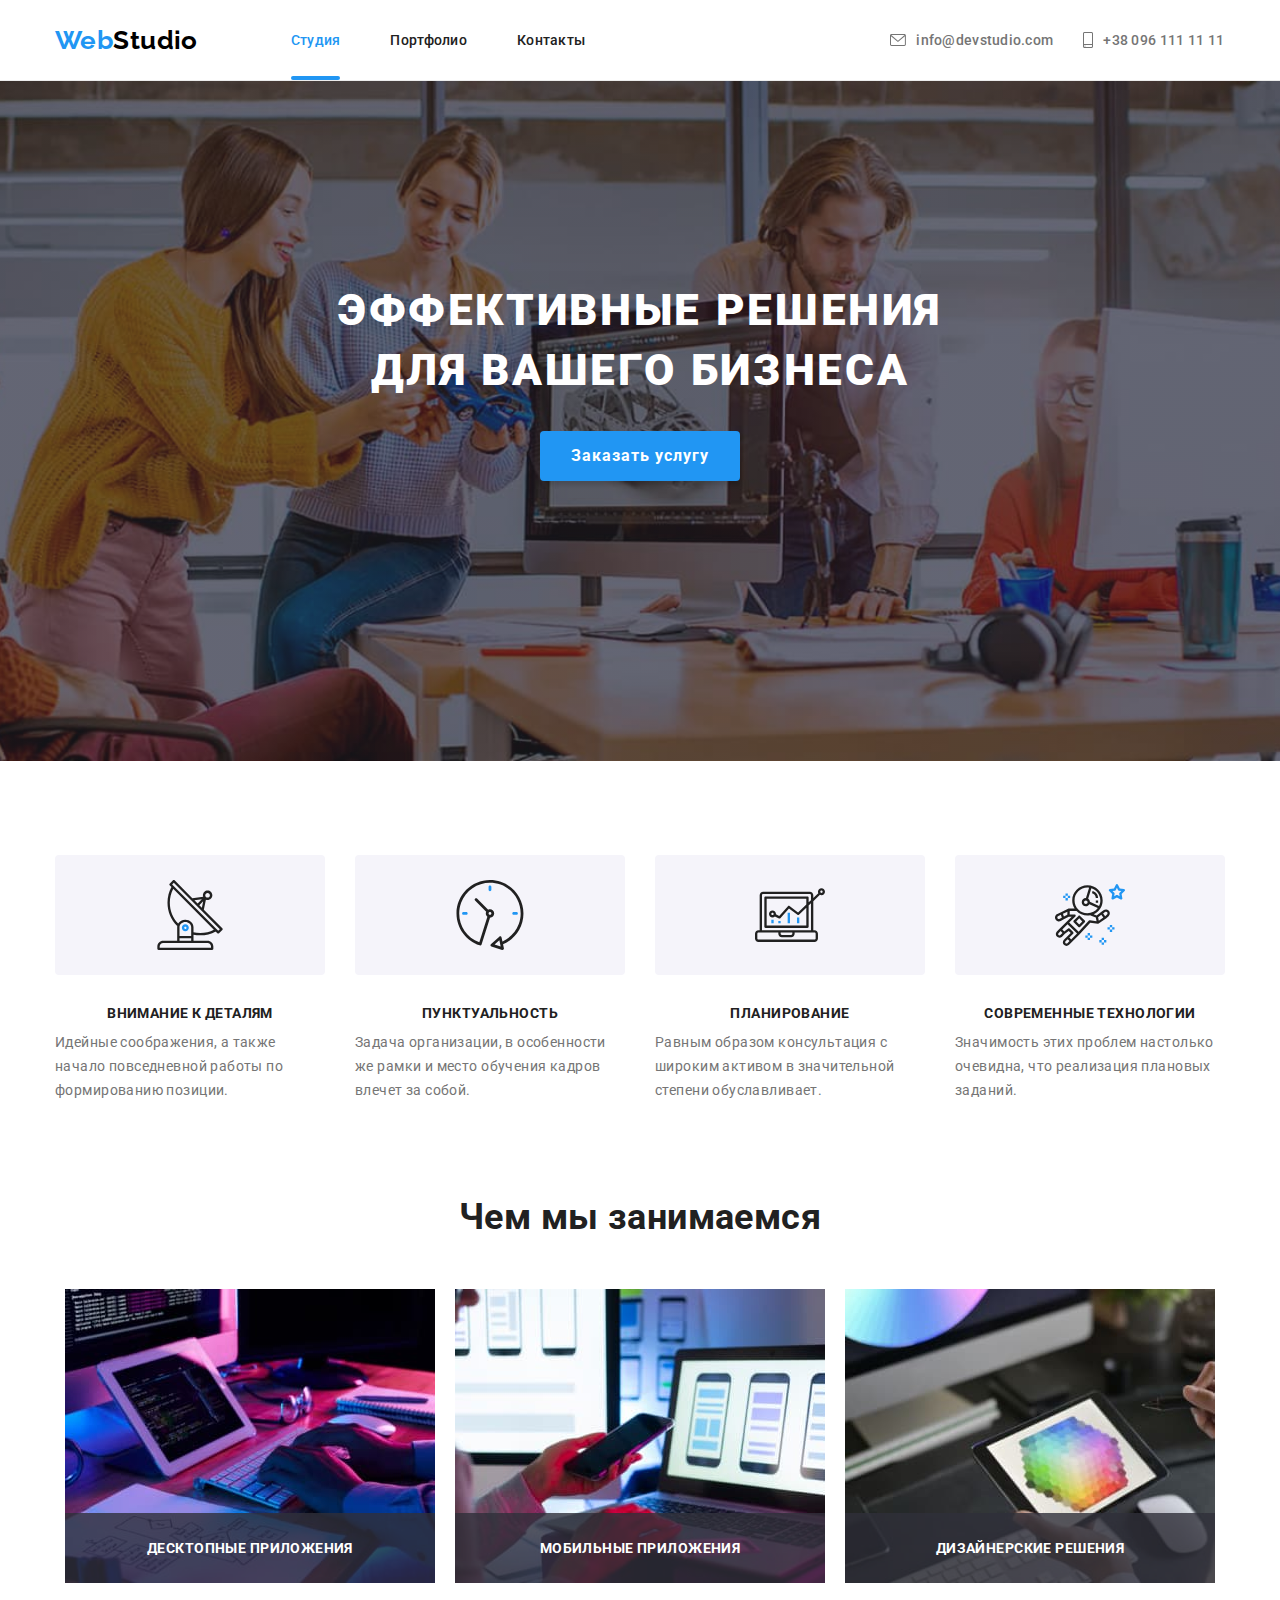
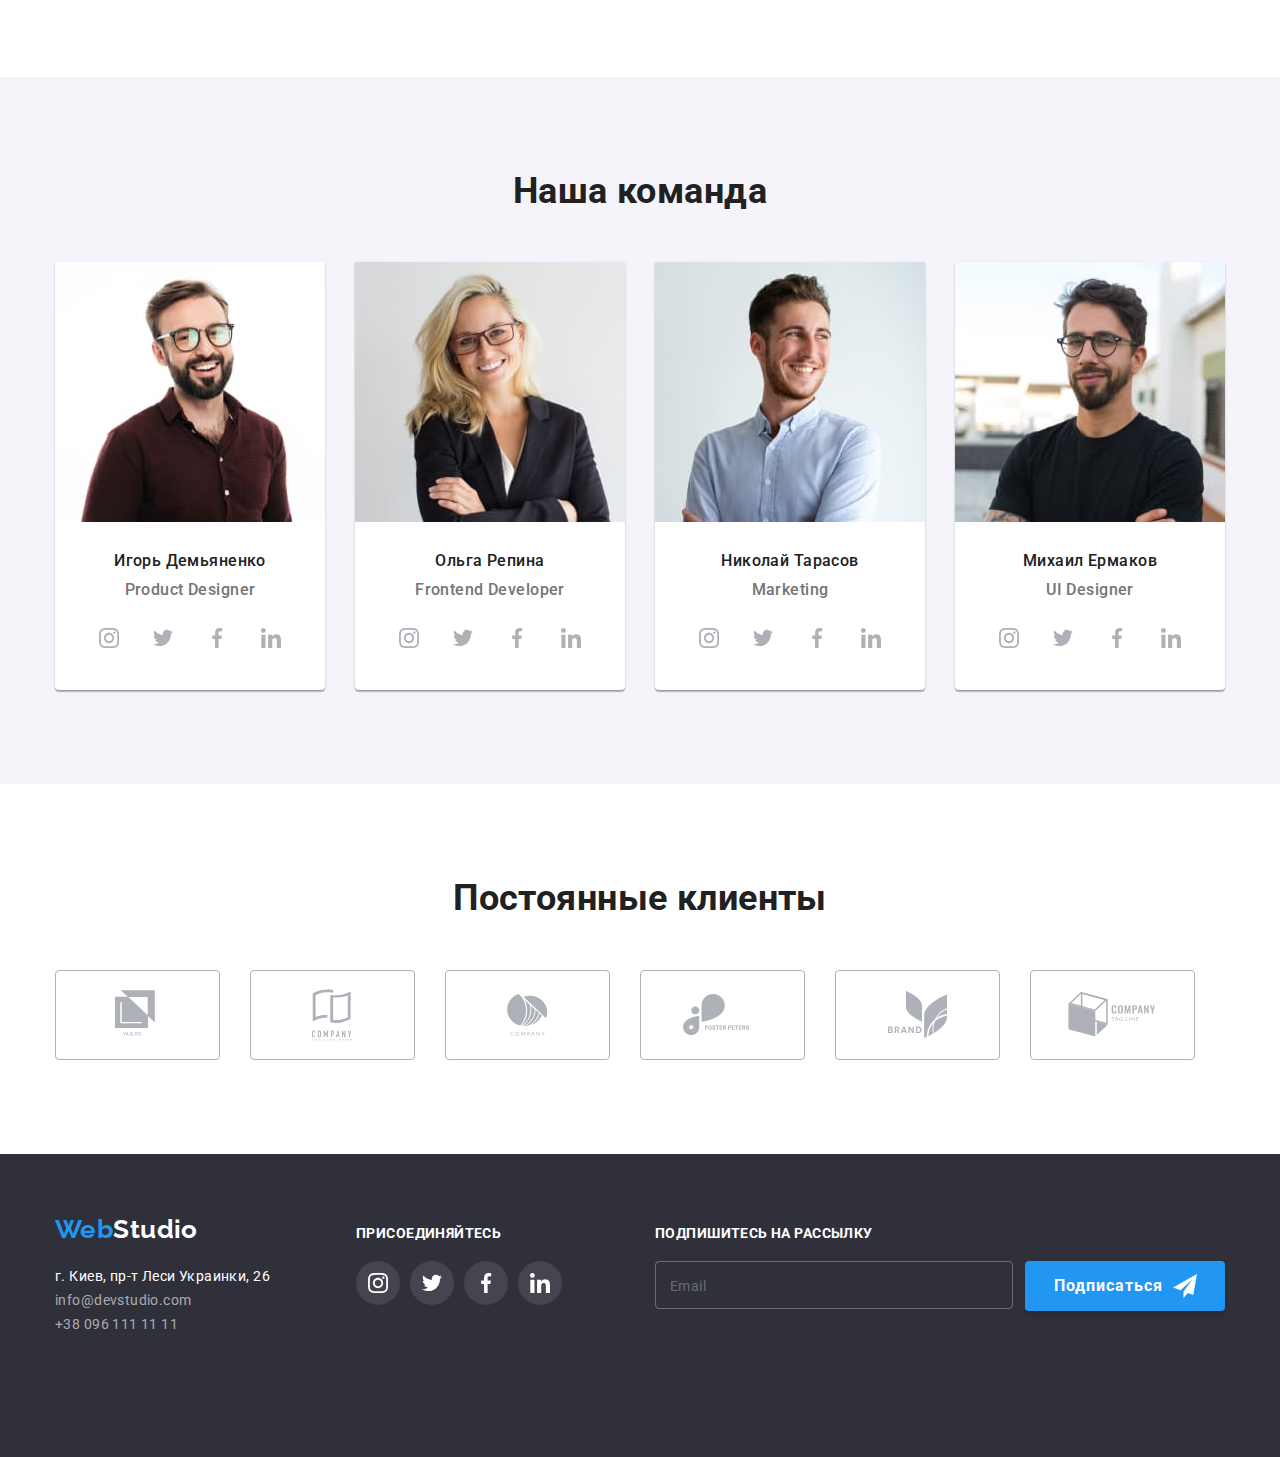
<file: index.html>
<!DOCTYPE html>
<html lang="ru">
  <head>
    <meta charset="UTF-8" />
    <meta name="viewport" content="width=device-width, initial-scale=1.0" />
    <link rel="preconnect" href="https://fonts.gstatic.com" />
    <link
      href="https://fonts.googleapis.com/css2?family=Raleway:wght@700&family=Roboto:wght@400;500;700&display=swap"
      rel="stylesheet"
    />
    <link
      rel="stylesheet"
      href="https://cdnjs.cloudflare.com/ajax/libs/modern-normalize/1.0.0/modern-normalize.min.css"
    />
    <link rel="stylesheet" href="./css/main.min.css" />
    <title>Cтудия</title>
  </head>

  <body>
    <header class="page-header">
      <div class="container">
        <a class="logo" href=" ./index.html" aria-label="логотип сайта">
          <span class="accent">Web</span>Studio
        </a>
        <button
          type="button"
          class="menu-button is-open"
          aria-controls="menu-container"
          data-menu-button
        >
          <svg width="40" height="40">
            <use class="icon-cross" href="./images/sprite.svg#icon-menu"></use>
            <use class="icon-menu" href="./images/sprite.svg#icon-cross"></use>
          </svg>
        </button>
        <div class="menu-container" id="menu-container" data-menu>
          <nav class="navigation">
            <ul class="site-nav list">
              <li class="item">
                <a class="link current" href="./index.html">Студия</a>
              </li>
              <li class="item">
                <a class="link" href="./portfolio.html">Портфолио</a>
              </li>
              <li class="item">
                <a class="link" href="#contacts">Контакты</a>
              </li>
            </ul>
          </nav>
          <address class="contacts">
            <ul class="contacts-list list">
              <li class="item">
                <a class="link mail" href="mailto:info@devstudio.com">
                  <svg class="address-icon-mail">
                    <use href="./images/sprite.svg#mail"></use>
                  </svg>
                  info@devstudio.com
                </a>
              </li>

              <li class="item">
                <a class="link" href="tel:+380961111111">
                  <svg class="address-icon-mobile">
                    <use href="./images/sprite.svg#smartphone"></use>
                  </svg>
                  +38 096 111 11 11</a
                >
              </li>
            </ul>

            <ul class="socials-header list">
              <li class="item"><a class="link" href="">Instagram</a></li>
              <li class="item"><a class="link" href="">Twitter</a></li>
              <li class="item"><a class="link" href="">Facebook</a></li>
              <li class="item"><a class="link" href="">LinkedIn</a></li>
            </ul>
          </address>
        </div>
      </div>
    </header>
    <main>
      <!--Hero-->
      <section class="hero">
        <div class="hero-box">
          <h1 class="title">Эффективные решения для вашего бизнеса</h1>
          <button class="button" type="button" data-modal-open>
            Заказать услугу
          </button>
        </div>
      </section>
      <!--advantages-->
      <section class="advantages-section section">
        <div class="container">
          <h2 class="section-title visually-hidden">Преимущества</h2>

          <ul class="advantages-list list">
            <li class="item">
              <div class="advantages-icon">
                <svg class="icon" width="70" height="70">
                  <use href="./images/sprite.svg#antenna"></use>
                </svg>
              </div>
              <h3 class="title">Внимание к деталям</h3>
              <p class="text">
                Идейные соображения, а также начало повседневной работы по
                формированию позиции.
              </p>
            </li>
            <li class="item">
              <div class="advantages-icon">
                <svg class="icon" width="70" height="70">
                  <use href="./images/sprite.svg#clock"></use>
                </svg>
              </div>
              <h3 class="title">Пунктуальность</h3>
              <p class="text">
                Задача организации, в особенности же рамки и место обучения
                кадров влечет за собой.
              </p>
            </li>
            <li class="item">
              <div class="advantages-icon">
                <svg class="icon" width="70" height="70">
                  <use href="./images/sprite.svg#diagram"></use>
                </svg>
              </div>
              <h3 class="title">Планирование</h3>
              <p class="text">
                Равным образом консультация с широким активом в значительной
                степени обуславливает.
              </p>
            </li>
            <li class="item">
              <div class="advantages-icon">
                <svg class="icon" width="70" height="70">
                  <use href="./images/sprite.svg#astronaut"></use>
                </svg>
              </div>
              <h3 class="title">Современные технологии</h3>
              <p class="text">
                Значимость этих проблем настолько очевидна, что реализация
                плановых заданий.
              </p>
            </li>
          </ul>
        </div>
      </section>
      <!--about-->
      <section class="about-section section">
        <div class="container">
          <h2 class="section-title">Чем мы занимаемся</h2>
          <ul class="work-list list">
            <li class="item">
              <a href="#">
                <img
                  alt="написание кода"
                  src="./images/work/about1.jpg"
                  srcset="./images/work/about1@2x.jpg 2x"
                  width="370px"
                />
              </a>
              <div class="work-overlay">
                <p>Десктопные приложения</p>
              </div>
            </li>
            <li class="item">
              <a href="#">
                <img
                  alt="написание кода"
                  src="./images/work/about2.jpg"
                  srcset="./images/work/about2@2x.jpg 2x"
                  width="370px"
                />
              </a>
              <div class="work-overlay">
                <p>Мобильные приложения</p>
              </div>
            </li>
            <li class="item">
              <a href="#">
                <img
                  alt="написание кода"
                  src="./images/work/about3.jpg"
                  srcset="./images/work/about3@2x.jpg 2x"
                  width="370px"
                />
              </a>
              <div class="work-overlay">
                <p>Дизайнерские решения</p>
              </div>
            </li>
          </ul>
        </div>
      </section>
      <!--team-->
      <section class="team-section section">
        <div class="container">
          <h2 class="section-title">Наша команда</h2>
          <ul class="team-list list">
            <li class="item">
              <picture class="photo">
                <source
                  media="(min-width: 1200px)"
                  srcset="
                    ./images/team/person1-desktop.jpg    1x,
                    ./images/team/person1-desktop@2x.jpg 2x
                  "
                />
                <source
                  media="(min-width: 768px)"
                  srcset="
                    ./images/team/person1-tablet.jpg    1x,
                    ./images/team/person1-tablet@2x.jpg 2x
                  "
                />
                <source
                  media="(min-width: 320px)"
                  srcset="
                    ./images/team/person1-mobile.jpg    1x,
                    ./images/team/person1-mobile@2x.jpg 2x
                  "
                />
                <img
                  src="./images/team/person1-desktop.jpg"
                  alt="мужчина продакт дизайнер"
                />
              </picture>
              <div class="team-info">
                <h3 class="title">Игорь Демьяненко</h3>
                <p class="text">Product Designer</p>
                <ul class="socials-list list">
                  <li class="socials-item">
                    <a class="socials-link" href="">
                      <svg class="socials-icon" width="20" height="20">
                        <use href="./images/sprite.svg#instagram"></use>
                      </svg>
                    </a>
                  </li>
                  <li class="socials-item">
                    <a class="socials-link" href="">
                      <svg class="socials-icon" width="20" height="20">
                        <use href="./images/sprite.svg#twitter"></use>
                      </svg>
                    </a>
                  </li>
                  <li class="socials-item">
                    <a class="socials-link" href="">
                      <svg class="socials-icon" width="20" height="20">
                        <use href="./images/sprite.svg#facebook"></use>
                      </svg>
                    </a>
                  </li>
                  <li class="socials-item">
                    <a class="socials-link" href="">
                      <svg class="socials-icon" width="20" height="20">
                        <use href="./images/sprite.svg#linkedin"></use>
                      </svg>
                    </a>
                  </li>
                </ul>
              </div>
            </li>
            <li class="item">
              <picture class="photo">
                <source
                  media="(min-width: 1200px)"
                  srcset="
                    ./images/team/person2-desktop.jpg    1x,
                    ./images/team/person2-desktop@2x.jpg 2x
                  "
                />
                <source
                  media="(min-width: 768px)"
                  srcset="
                    ./images/team/person2-tablet.jpg    1x,
                    ./images/team/person2-tablet@2x.jpg 2x
                  "
                />
                <source
                  media="(min-width: 320px)"
                  srcset="
                    ./images/team/person2-mobile.jpg    1x,
                    ./images/team/person2-mobile@2x.jpg 2x
                  "
                />
                <img
                  src="./images/team/person2-desktop.jpg"
                  alt="мужчина продакт дизайнер"
                />
              </picture>
              <div class="team-info">
                <h3 class="title">Ольга Репина</h3>
                <p class="text">Frontend Developer</p>
                <ul class="socials-list list">
                  <li class="socials-item">
                    <a class="socials-link" href="">
                      <svg class="socials-icon" width="20" height="20">
                        <use href="./images/sprite.svg#instagram"></use>
                      </svg>
                    </a>
                  </li>
                  <li class="socials-item">
                    <a class="socials-link" href="">
                      <svg class="socials-icon" width="20" height="20">
                        <use href="./images/sprite.svg#twitter"></use>
                      </svg>
                    </a>
                  </li>
                  <li class="socials-item">
                    <a class="socials-link" href="">
                      <svg class="socials-icon" width="20" height="20">
                        <use href="./images/sprite.svg#facebook"></use>
                      </svg>
                    </a>
                  </li>
                  <li class="socials-item">
                    <a class="socials-link" href="">
                      <svg class="socials-icon" width="20" height="20">
                        <use href="./images/sprite.svg#linkedin"></use>
                      </svg>
                    </a>
                  </li>
                </ul>
              </div>
            </li>
            <li class="item">
              <picture class="photo">
                <source
                  media="(min-width: 1200px)"
                  srcset="
                    ./images/team/person3-desktop.jpg    1x,
                    ./images/team/person3-desktop@2x.jpg 2x
                  "
                />
                <source
                  media="(min-width: 768px)"
                  srcset="
                    ./images/team/person3-tablet.jpg    1x,
                    ./images/team/person3-tablet@2x.jpg 2x
                  "
                />
                <source
                  media="(min-width: 320px)"
                  srcset="
                    ./images/team/person3-mobile.jpg    1x,
                    ./images/team/person3-mobile@2x.jpg 2x
                  "
                />
                <img
                  src="./images/team/person3-desktop.jpg"
                  alt="мужчина продакт дизайнер"
                />
              </picture>
              <div class="team-info">
                <h3 class="title">Николай Тарасов</h3>
                <p class="text">Marketing</p>
                <ul class="socials-list list">
                  <li class="socials-item">
                    <a class="socials-link" href="">
                      <svg class="socials-icon" width="20" height="20">
                        <use href="./images/sprite.svg#instagram"></use>
                      </svg>
                    </a>
                  </li>
                  <li class="socials-item">
                    <a class="socials-link" href="">
                      <svg class="socials-icon" width="20" height="20">
                        <use href="./images/sprite.svg#twitter"></use>
                      </svg>
                    </a>
                  </li>
                  <li class="socials-item">
                    <a class="socials-link" href="">
                      <svg class="socials-icon" width="20" height="20">
                        <use href="./images/sprite.svg#facebook"></use>
                      </svg>
                    </a>
                  </li>
                  <li class="socials-item">
                    <a class="socials-link" href="">
                      <svg class="socials-icon" width="20" height="20">
                        <use href="./images/sprite.svg#linkedin"></use>
                      </svg>
                    </a>
                  </li>
                </ul>
              </div>
            </li>
            <li class="item">
              <picture class="photo">
                <source
                  media="(min-width: 1200px)"
                  srcset="
                    ./images/team/person4-desktop.jpg    1x,
                    ./images/team/person4-desktop@2x.jpg 2x
                  "
                />
                <source
                  media="(min-width: 768px)"
                  srcset="
                    ./images/team/person4-tablet.jpg    1x,
                    ./images/team/person4-tablet@2x.jpg 2x
                  "
                />
                <source
                  media="(min-width: 320px)"
                  srcset="
                    ./images/team/person4-mobile.jpg    1x,
                    ./images/team/person4-mobile@2x.jpg 2x
                  "
                />
                <img
                  src="./images/team/person4-desktop.jpg"
                  alt="мужчина продакт дизайнер"
                />
              </picture>
              <div class="team-info">
                <h3 class="title">Михаил Ермаков</h3>
                <p class="text">UI Designer</p>
                <ul class="socials-list list">
                  <li class="socials-item">
                    <a class="socials-link" href="">
                      <svg class="socials-icon" width="20" height="20">
                        <use href="./images/sprite.svg#instagram"></use>
                      </svg>
                    </a>
                  </li>
                  <li class="socials-item">
                    <a class="socials-link" href="">
                      <svg class="socials-icon" width="20" height="20">
                        <use href="./images/sprite.svg#twitter"></use>
                      </svg>
                    </a>
                  </li>
                  <li class="socials-item">
                    <a class="socials-link" href="">
                      <svg class="socials-icon" width="20" height="20">
                        <use href="./images/sprite.svg#facebook"></use>
                      </svg>
                    </a>
                  </li>
                  <li class="socials-item">
                    <a class="socials-link" href="">
                      <svg class="socials-icon" width="20" height="20">
                        <use href="./images/sprite.svg#linkedin"></use>
                      </svg>
                    </a>
                  </li>
                </ul>
              </div>
            </li>
          </ul>
        </div>
      </section>

      <section class="clients-section section">
        <div class="container">
          <h2 class="section-title">Постоянные клиенты</h2>
          <ul class="clients-list list">
            <li class="clients-item">
              <a class="clients-link" href="">
                <svg class="clients-icon" width="44" height="49">
                  <use href="./images/sprite.svg#client-one"></use>
                </svg>
              </a>
            </li>
            <li class="clients-item">
              <a class="clients-link" href="">
                <svg class="clients-icon" width="40" height="52">
                  <use href="./images/sprite.svg#client-two"></use>
                </svg>
              </a>
            </li>
            <li class="clients-item">
              <a class="clients-link" href="">
                <svg class="clients-icon" width="41" height="42">
                  <use href="./images/sprite.svg#client-three"></use>
                </svg>
              </a>
            </li>
            <li class="clients-item">
              <a class="clients-link" href="">
                <svg class="clients-icon" width="79" height="42">
                  <use href="./images/sprite.svg#client-four"></use>
                </svg>
              </a>
            </li>
            <li class="clients-item">
              <a class="clients-link" href="">
                <svg class="clients-icon" width="59" height="47">
                  <use href="./images/sprite.svg#client-five"></use>
                </svg>
              </a>
            </li>
            <li class="clients-item">
              <a class="clients-link" href="">
                <svg class="clients-icon" width="88" height="45">
                  <use href="./images/sprite.svg#client-six"></use>
                </svg>
              </a>
            </li>
          </ul>
        </div>
      </section>
    </main>
    <!--footer-->
    <footer class="page-footer">
      <div class="container footer-container">
        <div class="footer-box">
          <a
            class="logo logo-footer"
            href="./index.html"
            aria-label="логотип сайта"
          >
            <span class="accent">Web</span>Studio
          </a>
          <address id="contacts">
            <ul class="contacts-list-footer list">
              <li class="item">
                <a class="link mail" href="./index.html" target="blank"
                  >г. Киев, пр-т Леси Украинки, 26</a
                >
              </li>
              <li class="item">
                <a class="link" href="mailto:info@devstudio.com"
                  >info@devstudio.com</a
                >
              </li>
              <li class="item">
                <a class="link" href="tel:+380961111111">+38 096 111 11 11</a>
              </li>
            </ul>
          </address>
        </div>
        <div class="footer-box">
          <p class="text">Присоединяйтесь</p>
          <ul class="socials-list list">
            <li class="socials-item">
              <a class="socials-link footer-icon" href="">
                <svg class="socials-icon" width="20" height="20">
                  <use href="./images/sprite.svg#instagram"></use>
                </svg>
              </a>
            </li>
            <li class="socials-item">
              <a class="socials-link footer-icon" href="">
                <svg class="socials-icon" width="20" height="20">
                  <use href="./images/sprite.svg#twitter"></use>
                </svg>
              </a>
            </li>
            <li class="socials-item">
              <a class="socials-link footer-icon" href="">
                <svg class="socials-icon" width="20" height="20">
                  <use href="./images/sprite.svg#facebook"></use>
                </svg>
              </a>
            </li>
            <li class="socials-item">
              <a class="socials-link footer-icon" href="">
                <svg class="socials-icon" width="20" height="20">
                  <use href="./images/sprite.svg#linkedin"></use>
                </svg>
              </a>
            </li>
          </ul>
        </div>
        <div class="subscription footer-box">
          <p class="text">Подпишитесь на рассылку</p>
          <form class="subscription-form" autocomplete="off">
            <div class="subscription-field">
              <input
                class="subscription-input"
                name="email"
                id="subscription"
                placeholder=" "
              />
              <label class="subscription-label" for="subscription">Email</label>
            </div>
            <button class="subscription-button button" type="submit">
              Подписаться
              <svg class="telegram-icon" width="24" height="24">
                <use href="./images/sprite.svg#telegram"></use>
              </svg>
            </button>
          </form>
        </div>
      </div>
    </footer>
    <div class="backdrop is-hidden" data-modal>
      <div class="modal is-open">
        <button class="close-button" data-modal-close>
          <svg class="close-icon">
            <use href="./images/sprite.svg#icon-close"></use>
          </svg>
        </button>
        <p class="modal-title">Оставьте свои данные, мы вам перезвоним</p>
        <form class="user-form" autocomplete="off">
          <div class="form-field">
            <label class="user-label" for="user-name">Имя</label>
            <div class="input-field">
              <input
                class="user-input"
                name="name"
                id="user-name"
                autocomplete="off"
              />
              <svg class="form-icon" width="12px" height="12px">
                <use href="./images/sprite.svg#name"></use>
              </svg>
            </div>
          </div>

          <div class="form-field">
            <label class="user-label" for="user-phone">Телефон</label>
            <div class="input-field">
              <input class="user-input" name="tel" id="user-phone" />
              <svg class="form-icon" width="13px" height="13px">
                <use href="./images/sprite.svg#telephone"></use>
              </svg>
            </div>
          </div>

          <div class="form-field">
            <label class="user-label" for="user-mail">Почта</label>
            <div class="input-field">
              <input class="user-input" name="email" id="user-mail" />
              <svg class="form-icon" width="15px" height="12px">
                <use href="./images/sprite.svg#modal-mail"></use>
              </svg>
            </div>
          </div>
          <div class="form-field">
            <label class="user-label" for="form-comment">Комментарий</label>
            <textarea
              class="form-comment"
              name="comment"
              id="form-comment"
              placeholder="Введите текст"
            ></textarea>
          </div>

          <input
            class="user-checkbox visually-hidden"
            type="checkbox"
            value="accept-policy"
            id="policy"
          />
          <label for="policy" class="user-policy"
            >Соглашаюсь с рассылкой и принимаю
            <a href="" class="policy-link">Условия договора</a>
          </label>
          <button class="submit-button button" type="submit">Отправить</button>
        </form>
      </div>
    </div>
    <script src="./js/menu.js"></script>
    <script src="./js/modal.js"></script>
  </body>
</html>
</file>
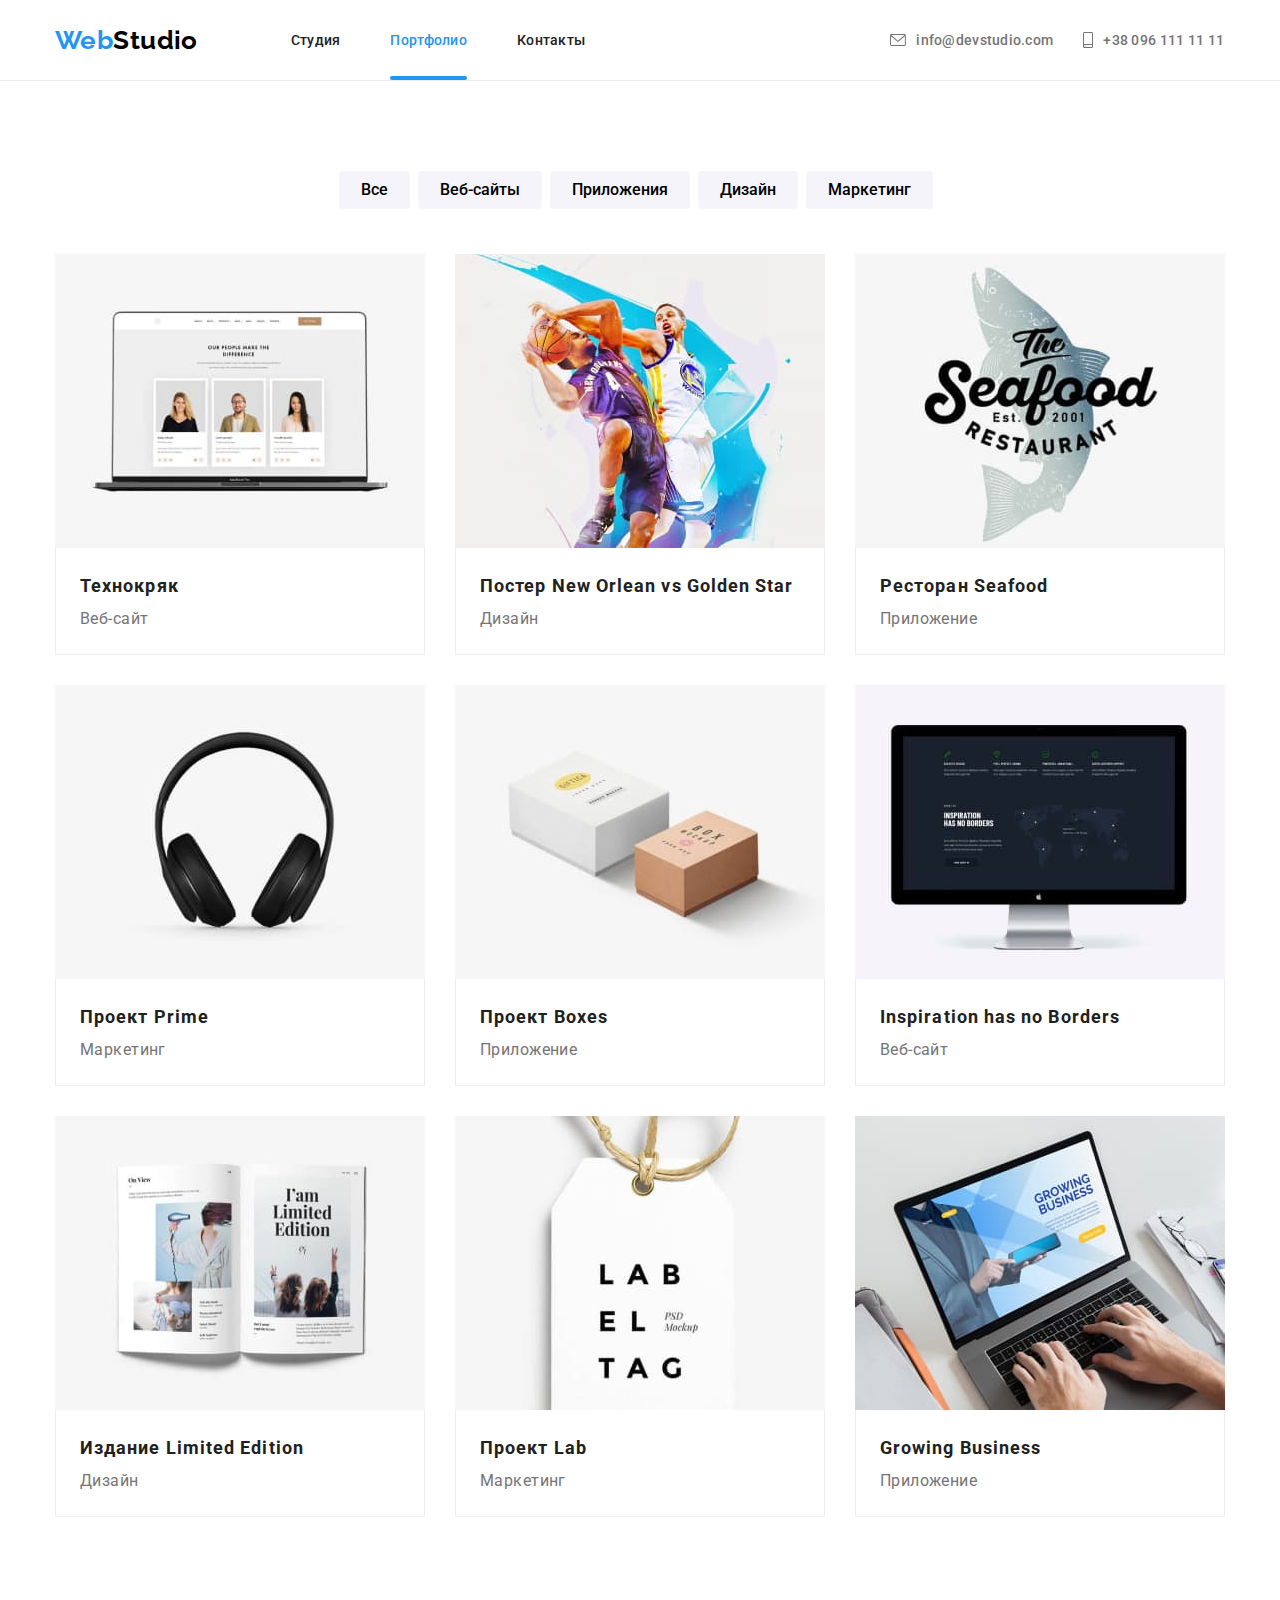
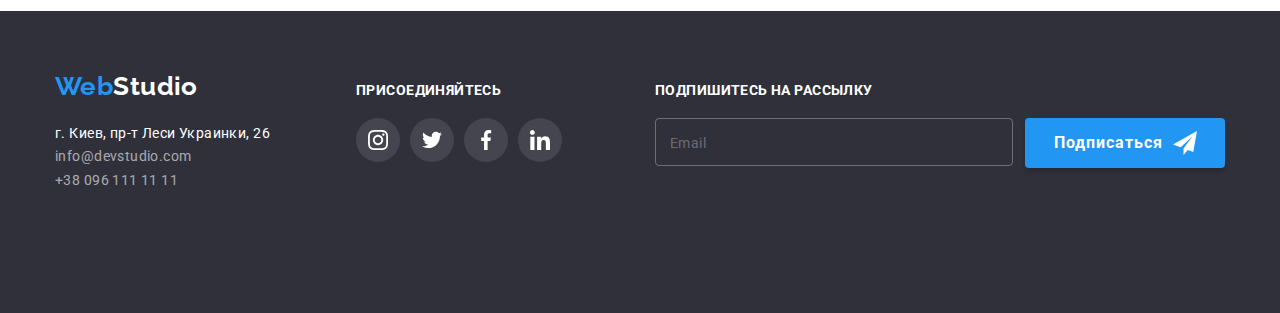
<file: portfolio.html>
<!DOCTYPE html>
<html lang="ru">
  <head>
    <meta charset="UTF-8" />
    <meta name="viewport" content="width=device-width, initial-scale=1.0" />
    <link rel="preconnect" href="https://fonts.gstatic.com" />
    <link
      href="https://fonts.googleapis.com/css2?family=Raleway:wght@700&family=Roboto:wght@400;500;700&display=swap"
      rel="stylesheet"
    />
    <link
      rel="stylesheet"
      href="https://cdnjs.cloudflare.com/ajax/libs/modern-normalize/1.0.0/modern-normalize.min.css"
    />
    <link rel="stylesheet" href="./css/portfolio.min.css" />
    <title>Портфолио</title>
  </head>

  <body>
    <header class="page-header portfolio">
      <div class="container">
        <a class="logo" href=" ./index.html" aria-label="логотип сайта">
          <span class="accent">Web</span>Studio
        </a>
        <button
          type="button"
          class="menu-button is-open"
          aria-controls="menu-container"
          data-menu-button
        >
          <svg width="40" height="40">
            <use class="icon-cross" href="./images/sprite.svg#icon-menu"></use>
            <use class="icon-menu" href="./images/sprite.svg#icon-cross"></use>
          </svg>
        </button>
        <div class="menu-container" id="menu-container" data-menu>
          <nav class="navigation">
            <ul class="site-nav list">
              <li class="item">
                <a class="link" href="./index.html">Студия</a>
              </li>
              <li class="item">
                <a class="link current" href="./portfolio.html">Портфолио</a>
              </li>
              <li class="item">
                <a class="link" href="#contacts">Контакты</a>
              </li>
            </ul>
          </nav>
          <address class="contacts">
            <ul class="contacts-list list">
              <li class="item">
                <a class="link mail" href="mailto:info@devstudio.com">
                  <svg class="address-icon-mail">
                    <use href="./images/sprite.svg#mail"></use>
                  </svg>
                  info@devstudio.com
                </a>
              </li>

              <li class="item">
                <a class="link" href="tel:+380961111111">
                  <svg class="address-icon-mobile">
                    <use href="./images/sprite.svg#smartphone"></use>
                  </svg>
                  +38 096 111 11 11</a
                >
              </li>
            </ul>

            <ul class="socials-header list">
              <li class="item"><a class="link" href="">Instagram</a></li>
              <li class="item"><a class="link" href="">Twitter</a></li>
              <li class="item"><a class="link" href="">Facebook</a></li>
              <li class="item"><a class="link" href="">LinkedIn</a></li>
            </ul>
          </address>
        </div>
      </div>
    </header>
    <!-- main -->
    <main>
      <!-- Portfolio -->
      <section class="projects section">
        <div class="container">
          <h1 class="visually-hidden">Наши проекты</h1>
          <ul class="filter list">
            <li class="item">
              <button class="filter-button" type="button">Все</button>
            </li>
            <li class="item">
              <button class="filter-button" type="button">Веб-сайты</button>
            </li>
            <li class="item">
              <button class="filter-button" type="button">Приложения</button>
            </li>
            <li class="item">
              <button class="filter-button" type="button">Дизайн</button>
            </li>
            <li class="item">
              <button class="filter-button" type="button">Маркетинг</button>
            </li>
          </ul>

          <ul class="projects-list list">
            <li class="item">
              <a class="projects-link" href="">
                <div class="projects-thumb">
                  <picture>
                    <source
                      media="(min-width: 1200px)"
                      srcset="
                        ./images/portfolio/projects/project1-desktop.jpg    1x,
                        ./images/portfolio/projects/project1-desktop@2x.jpg 2x
                      "
                    />
                    <source
                      media="(min-width: 768px)"
                      srcset="
                        ./images/portfolio/projects/project1-tablet.jpg    1x,
                        ./images/portfolio/projects/project1-tablet@2x.jpg 2x
                      "
                    />
                    <source
                      media="(min-width: 320px)"
                      srcset="
                        ./images/portfolio/projects/project1-mobile.jpg    1x,
                        ./images/portfolio/projects/project1-mobile@2x.jpg 2x
                      "
                    />
                    <img
                      src="./images/portfolio/projects/project-1.jpg"
                      alt="мужчина продакт дизайнер"
                    />
                  </picture>
                  <div class="overlay-thumb">
                    <p class="text-thumb">
                      Технокряк это современная площадка распространения
                      коронавируса. Компании используют эту платформу для
                      цифрового шпионажа и атак на защищённые сервера
                      конкурентов.
                    </p>
                  </div>
                </div>
                <div class="info-thumb edit">
                  <h2 class="title">Технокряк</h2>
                  <p class="text">Веб-сайт</p>
                </div>
              </a>
            </li>

            <li class="item">
              <a class="projects-link" href="">
                <div class="projects-thumb">
                  <picture>
                    <source
                      media="(min-width: 1200px)"
                      srcset="
                        ./images/portfolio/projects/project2-desktop.jpg    1x,
                        ./images/portfolio/projects/project2-desktop@2x.jpg 2x
                      "
                    />
                    <source
                      media="(min-width: 768px)"
                      srcset="
                        ./images/portfolio/projects/project2-tablet.jpg    1x,
                        ./images/portfolio/projects/project2-tablet@2x.jpg 2x
                      "
                    />
                    <source
                      media="(min-width: 320px)"
                      srcset="
                        ./images/portfolio/projects/project2-mobile.jpg    1x,
                        ./images/portfolio/projects/project2-mobile@2x.jpg 2x
                      "
                    />
                    <img
                      src="./images/portfolio/projects/project-2.jpg"
                      alt="мужчина продакт дизайнер"
                    />
                  </picture>
                  <div class="overlay-thumb">
                    <p class="text-thumb">
                      Технокряк это современная площадка распространения
                      коронавируса. Компании используют эту платформу для
                      цифрового шпионажа и атак на защищённые сервера
                      конкурентов.
                    </p>
                  </div>
                </div>
                <div class="info-thumb">
                  <h2 class="title">Постер New Orlean vs Golden Star</h2>
                  <p class="text">Дизайн</p>
                </div>
              </a>
            </li>

            <li class="item">
              <a class="projects-link" href="">
                <div class="projects-thumb">
                  <picture>
                    <source
                      media="(min-width: 1200px)"
                      srcset="
                        ./images/portfolio/projects/project3-desktop.jpg    1x,
                        ./images/portfolio/projects/project3-desktop@2x.jpg 2x
                      "
                    />
                    <source
                      media="(min-width: 768px)"
                      srcset="
                        ./images/portfolio/projects/project3-tablet.jpg    1x,
                        ./images/portfolio/projects/project3-tablet@2x.jpg 2x
                      "
                    />
                    <source
                      media="(min-width: 320px)"
                      srcset="
                        ./images/portfolio/projects/project3-mobile.jpg    1x,
                        ./images/portfolio/projects/project3-mobile@2x.jpg 2x
                      "
                    />
                    <img
                      src="./images/portfolio/projects/project-3.jpg"
                      alt="мужчина продакт дизайнер"
                    />
                  </picture>
                  <div class="overlay-thumb">
                    <p class="text-thumb">
                      Технокряк это современная площадка распространения
                      коронавируса. Компании используют эту платформу для
                      цифрового шпионажа и атак на защищённые сервера
                      конкурентов.
                    </p>
                  </div>
                </div>
                <div class="info-thumb">
                  <h2 class="title">Ресторан Seafood</h2>
                  <p class="text">Приложение</p>
                </div>
              </a>
            </li>
            <li class="item">
              <a class="projects-link" href="">
                <div class="projects-thumb">
                  <picture>
                    <source
                      media="(min-width: 1200px)"
                      srcset="
                        ./images/portfolio/projects/project4-desktop.jpg    1x,
                        ./images/portfolio/projects/project4-desktop@2x.jpg 2x
                      "
                    />
                    <source
                      media="(min-width: 768px)"
                      srcset="
                        ./images/portfolio/projects/project4-tablet.jpg    1x,
                        ./images/portfolio/projects/project4-tablet@2x.jpg 2x
                      "
                    />
                    <source
                      media="(min-width: 320px)"
                      srcset="
                        ./images/portfolio/projects/project4-mobile.jpg    1x,
                        ./images/portfolio/projects/project4-mobile@2x.jpg 2x
                      "
                    />
                    <img
                      src="./images/portfolio/projects/project-4.jpg"
                      alt="мужчина продакт дизайнер"
                    />
                  </picture>
                  <div class="overlay-thumb">
                    <p class="text-thumb">
                      Технокряк это современная площадка распространения
                      коронавируса. Компании используют эту платформу для
                      цифрового шпионажа и атак на защищённые сервера
                      конкурентов.
                    </p>
                  </div>
                </div>
                <div class="info-thumb">
                  <h2 class="title">Проект Prime</h2>
                  <p class="text">Маркетинг</p>
                </div>
              </a>
            </li>

            <li class="item">
              <a class="projects-link" href="">
                <div class="projects-thumb">
                  <picture>
                    <source
                      media="(min-width: 1200px)"
                      srcset="
                        ./images/portfolio/projects/project5-desktop.jpg    1x,
                        ./images/portfolio/projects/project5-desktop@2x.jpg 2x
                      "
                    />
                    <source
                      media="(min-width: 768px)"
                      srcset="
                        ./images/portfolio/projects/project5-tablet.jpg    1x,
                        ./images/portfolio/projects/project5-tablet@2x.jpg 2x
                      "
                    />
                    <source
                      media="(min-width: 320px)"
                      srcset="
                        ./images/portfolio/projects/project5-mobile.jpg    1x,
                        ./images/portfolio/projects/project5-mobile@2x.jpg 2x
                      "
                    />
                    <img
                      src="./images/portfolio/projects/project-5.jpg"
                      alt="мужчина продакт дизайнер"
                    />
                  </picture>
                  <div class="overlay-thumb">
                    <p class="text-thumb">
                      Технокряк это современная площадка распространения
                      коронавируса. Компании используют эту платформу для
                      цифрового шпионажа и атак на защищённые сервера
                      конкурентов.
                    </p>
                  </div>
                </div>
                <div class="info-thumb">
                  <h2 class="title">Проект Boxes</h2>
                  <p class="text">Приложение</p>
                </div>
              </a>
            </li>

            <li class="item">
              <a class="projects-link" href="">
                <div class="projects-thumb">
                  <picture>
                    <source
                      media="(min-width: 1200px)"
                      srcset="
                        ./images/portfolio/projects/project6-desktop.jpg    1x,
                        ./images/portfolio/projects/project6-desktop@2x.jpg 2x
                      "
                    />
                    <source
                      media="(min-width: 768px)"
                      srcset="
                        ./images/portfolio/projects/project6-tablet.jpg    1x,
                        ./images/portfolio/projects/project6-tablet@2x.jpg 2x
                      "
                    />
                    <source
                      media="(min-width: 320px)"
                      srcset="
                        ./images/portfolio/projects/project6-mobile.jpg    1x,
                        ./images/portfolio/projects/project6-mobile@2x.jpg 2x
                      "
                    />
                    <img
                      src="./images/portfolio/projects/project-6.jpg"
                      alt="мужчина продакт дизайнер"
                    />
                  </picture>
                  <div class="overlay-thumb">
                    <p class="text-thumb">
                      Технокряк это современная площадка распространения
                      коронавируса. Компании используют эту платформу для
                      цифрового шпионажа и атак на защищённые сервера
                      конкурентов.
                    </p>
                  </div>
                </div>
                <div class="info-thumb">
                  <h2 class="title">Inspiration has no Borders</h2>
                  <p class="text">Веб-сайт</p>
                </div>
              </a>
            </li>

            <li class="item">
              <a class="projects-link" href="">
                <div class="projects-thumb">
                  <picture>
                    <source
                      media="(min-width: 1200px)"
                      srcset="
                        ./images/portfolio/projects/project7-desktop.jpg    1x,
                        ./images/portfolio/projects/project7-desktop@2x.jpg 2x
                      "
                    />
                    <source
                      media="(min-width: 768px)"
                      srcset="
                        ./images/portfolio/projects/project7-tablet.jpg    1x,
                        ./images/portfolio/projects/project7-tablet@2x.jpg 2x
                      "
                    />
                    <source
                      media="(min-width: 320px)"
                      srcset="
                        ./images/portfolio/projects/project7-mobile.jpg    1x,
                        ./images/portfolio/projects/project7-mobile@2x.jpg 2x
                      "
                    />
                    <img
                      src="./images/portfolio/projects/project-7.jpg"
                      alt="мужчина продакт дизайнер"
                    />
                  </picture>
                  <div class="overlay-thumb">
                    <p class="text-thumb">
                      Технокряк это современная площадка распространения
                      коронавируса. Компании используют эту платформу для
                      цифрового шпионажа и атак на защищённые сервера
                      конкурентов.
                    </p>
                  </div>
                </div>
                <div class="info-thumb">
                  <h2 class="title">Издание Limited Edition</h2>
                  <p class="text">Дизайн</p>
                </div>
              </a>
            </li>

            <li class="item">
              <a class="projects-link" href="">
                <div class="projects-thumb">
                  <picture>
                    <source
                      media="(min-width: 1200px)"
                      srcset="
                        ./images/portfolio/projects/project8-desktop.jpg    1x,
                        ./images/portfolio/projects/project8-desktop@2x.jpg 2x
                      "
                    />
                    <source
                      media="(min-width: 768px)"
                      srcset="
                        ./images/portfolio/projects/project8-tablet.jpg    1x,
                        ./images/portfolio/projects/project8-tablet@2x.jpg 2x
                      "
                    />
                    <source
                      media="(min-width: 320px)"
                      srcset="
                        ./images/portfolio/projects/project8-mobile.jpg    1x,
                        ./images/portfolio/projects/project8-mobile@2x.jpg 2x
                      "
                    />
                    <img
                      src="./images/portfolio/projects/project-8.jpg"
                      alt="мужчина продакт дизайнер"
                    />
                  </picture>
                  <div class="overlay-thumb">
                    <p class="text-thumb">
                      Технокряк это современная площадка распространения
                      коронавируса. Компании используют эту платформу для
                      цифрового шпионажа и атак на защищённые сервера
                      конкурентов.
                    </p>
                  </div>
                </div>
                <div class="info-thumb">
                  <h2 class="title">Проект Lab</h2>
                  <p class="text">Маркетинг</p>
                </div>
              </a>
            </li>

            <li class="item">
              <a class="projects-link" href="">
                <div class="projects-thumb">
                  <picture>
                    <source
                      media="(min-width: 1200px)"
                      srcset="
                        ./images/portfolio/projects/project9-desktop.jpg    1x,
                        ./images/portfolio/projects/project9-desktop@2x.jpg 2x
                      "
                    />
                    <source
                      media="(min-width: 768px)"
                      srcset="
                        ./images/portfolio/projects/project9-tablet.jpg    1x,
                        ./images/portfolio/projects/project9-tablet@2x.jpg 2x
                      "
                    />
                    <source
                      media="(min-width: 320px)"
                      srcset="
                        ./images/portfolio/projects/project9-mobile.jpg    1x,
                        ./images/portfolio/projects/project9-mobile@2x.jpg 2x
                      "
                    />
                    <img
                      src="./images/portfolio/projects/project-9.jpg"
                      alt="мужчина продакт дизайнер"
                    />
                  </picture>
                  <div class="overlay-thumb">
                    <p class="text-thumb">
                      Технокряк это современная площадка распространения
                      коронавируса. Компании используют эту платформу для
                      цифрового шпионажа и атак на защищённые сервера
                      конкурентов.
                    </p>
                  </div>
                </div>
                <div class="info-thumb">
                  <h2 class="title">Growing Business</h2>
                  <p class="text">Приложение</p>
                </div>
              </a>
            </li>
          </ul>
        </div>
      </section>
    </main>
    <!--footer-->
    <footer class="page-footer">
      <div class="container footer-container">
        <div class="footer-box">
          <a
            class="logo logo-footer"
            href="./index.html"
            aria-label="логотип сайта"
          >
            <span class="accent">Web</span>Studio
          </a>
          <address id="contacts">
            <ul class="contacts-list-footer list">
              <li class="item">
                <a class="link mail" href="./index.html" target="blank"
                  >г. Киев, пр-т Леси Украинки, 26</a
                >
              </li>
              <li class="item">
                <a class="link" href="mailto:info@devstudio.com"
                  >info@devstudio.com</a
                >
              </li>
              <li class="item">
                <a class="link" href="tel:+380961111111">+38 096 111 11 11</a>
              </li>
            </ul>
          </address>
        </div>
        <div class="footer-box">
          <p class="text">Присоединяйтесь</p>
          <ul class="socials-list list">
            <li class="socials-item">
              <a class="socials-link footer-icon" href="">
                <svg class="socials-icon" width="20" height="20">
                  <use href="./images/sprite.svg#instagram"></use>
                </svg>
              </a>
            </li>
            <li class="socials-item">
              <a class="socials-link footer-icon" href="">
                <svg class="socials-icon" width="20" height="20">
                  <use href="./images/sprite.svg#twitter"></use>
                </svg>
              </a>
            </li>
            <li class="socials-item">
              <a class="socials-link footer-icon" href="">
                <svg class="socials-icon" width="20" height="20">
                  <use href="./images/sprite.svg#facebook"></use>
                </svg>
              </a>
            </li>
            <li class="socials-item">
              <a class="socials-link footer-icon" href="">
                <svg class="socials-icon" width="20" height="20">
                  <use href="./images/sprite.svg#linkedin"></use>
                </svg>
              </a>
            </li>
          </ul>
        </div>
        <div class="subscription footer-box">
          <p class="text">Подпишитесь на рассылку</p>
          <form class="subscription-form" autocomplete="off">
            <div class="subscription-field">
              <input
                class="subscription-input"
                name="email"
                id="subscription"
                placeholder=" "
              />
              <label class="subscription-label" for="subscription">Email</label>
            </div>
            <button class="subscription-button button" type="submit">
              Подписаться
              <svg class="telegram-icon" width="24" height="24">
                <use href="./images/sprite.svg#telegram"></use>
              </svg>
            </button>
          </form>
        </div>
      </div>
    </footer>
    <script src="./js/menu.js"></script>
  </body>
</html>
</file>
<file: css/main.min.css>
body{background-color:#ffffff;color:#212121;font-family:Roboto, sans-serif;letter-spacing:0.03em;font-size:14px}body.modal-open{overflow:hidden}body.is-open{overflow:hidden}h1,h2,h3,h4,h5,h6{margin:0}ul,ol{margin:0;padding:0}p{margin:0}img{display:block;max-width:100%;height:auto}.list{list-style:none}.link{text-decoration:none}.container{width:100%;padding-left:15px;padding-right:15px;margin-left:auto;margin-right:auto}@media screen and (min-width: 480px){.container{width:480px}}@media screen and (min-width: 768px){.container{width:768px}}@media screen and (min-width: 1200px){.container{width:1200px}}.section{padding-top:60px;padding-bottom:60px}.section-title{margin-bottom:30px;font-weight:700;font-size:28px;line-height:1.17;text-align:center}@media screen and (min-width: 1200px){.section{padding-top:94px;padding-bottom:94px}.projects.section{padding-top:90px}.section-title{margin-bottom:50px;font-size:36px;line-height:1.16}}.visually-hidden{position:absolute;width:1px;height:1px;margin:-1px;border:0;padding:0;white-space:nowrap;clip-path:inset(100%);clip:rect(0 0 0 0);overflow:hidden}.logo{color:#000000;font-family:Raleway, sans-serif;font-weight:700;font-size:24px;line-height:1.17;text-decoration:none}.logo .accent{color:#2196f3}@media screen and (min-width: 1200px){.logo{font-size:26px;line-height:1.19}}.page-footer .logo{display:block;margin-bottom:20px}.logo-footer{color:#ffffff}.button{width:200px;height:50px;color:#ffffff;background-color:#2196f3;box-shadow:0px 4px 4px rgba(0,0,0,0.15);font-weight:700;font-size:16px;line-height:1.87;letter-spacing:0.06em;text-decoration:none;border-radius:4px;border:none;cursor:pointer;transition:250ms cubic-bezier(0.4, 0, 0.2, 1)}.button:hover,.button:focus{background-color:#ffffff;color:#2196f3}.socials{margin-bottom:30px}.socials-list{display:flex;justify-content:center}.socials-link{display:flex;height:44px;width:44px;border-radius:50%;align-items:center;justify-content:center;color:#afb1b8;transition:250ms cubic-bezier(0.4, 0, 0.2, 1)}.socials-link:hover,.socials-link:focus{color:#ffffff;background-color:#2196f3}.socials-item:nth-child(-n+3){margin-right:10px}.socials-icon{width:20px;height:20px;fill:currentColor}.footer-icon{background-color:rgba(255,255,255,0.1);color:#fff}.backdrop{position:fixed;top:0;left:0;width:100%;height:100%;background-color:rgba(0,0,0,0.2);z-index:50;opacity:1;transition:opacity 250ms cubic-bezier(0.4, 0, 0.2, 1);overflow-y:scroll}@media screen and (max-width: 767px){.backdrop{padding:93px 15px}}.backdrop.is-hidden{opacity:0;pointer-events:none}.backdrop.is-hidden .modal{transform:translate(-50%, -50%) scale(0.5)}.modal{transition:250ms cubic-bezier(0.4, 0, 0.2, 1);padding:40px;margin-right:auto;margin-left:auto;background-color:#fff;box-shadow:0px 1px 3px rgba(0,0,0,0.12),0px 1px 1px rgba(0,0,0,0.14),0px 2px 1px rgba(0,0,0,0.2);border-radius:4px}@media screen and (max-width: 767px){.modal{position:relative;overflow-y:scroll}}@media screen and (min-width: 480px){.modal{width:450px}}@media screen and (min-width: 768px){.modal{position:absolute;top:50%;left:50%;transform:translate(-50%, -50%) scale(1)}}@media screen and (min-width: 1200px){.modal{width:528px}}.close-button{position:absolute;top:8px;right:8px;display:flex;align-items:center;justify-content:center;width:30px;height:30px;border:1px solid rgba(0,0,0,0.1);border-radius:50%;color:#212121;background-color:transparent;cursor:pointer;transition:250ms cubic-bezier(0.4, 0, 0.2, 1)}.close-button:hover,.close-button:focus{color:#2196f3}.close-icon{fill:currentColor;width:18px;height:18px}.modal-title{margin-bottom:12px;font-weight:700;font-size:20px;line-height:1.15;text-align:center;color:#212121}.user-label{display:block;margin-bottom:4px;font-size:12px;line-height:1.16;letter-spacing:0.01em;color:#757575}.form-field{margin-bottom:10px}.form-field:nth-child(4){margin-bottom:20px}.input-field{position:relative}.user-input{width:100%;padding-top:12px;padding-bottom:12px;padding-left:42px;padding-right:16px;border:1px solid rgba(33,33,33,0.2);border-radius:4px;transition:border-color 250ms cubic-bezier(0.4, 0, 0.2, 1)}.user-input:focus{outline:none;border-color:#2196f3}.form-icon{position:absolute;top:50%;left:12px;transform:translateY(-50%);transition:250ms cubic-bezier(0.4, 0, 0.2, 1)}.user-input:focus+.form-icon{fill:#2196f3}.form-comment{width:100%;height:120px;padding:12px 16px;font-size:12px;font-weight:400;line-height:1.16;letter-spacing:0.01em;border:1px solid rgba(33,33,33,0.2);border-radius:4px;resize:none;outline:none;transition:250ms cubic-bezier(0.4, 0, 0.2, 1)}.form-comment:focus{outline:none;border-color:#2196f3}.form-comment::placeholder{transition:color 250ms cubic-bezier(0.4, 0, 0.2, 1)}.form-comment:focus::placeholder{color:#2196f3}.user-policy{display:block;font-size:12px;line-height:1.16;letter-spacing:0.03em;text-align:center;margin-bottom:30px;color:#757575}@media screen and (min-width: 1200px){.user-policy{font-size:14px;line-height:1.71}}.policy-link{color:#2196f3}.user-policy::before{display:inline-flex;content:'';width:16px;height:15px;border:2px solid #212121;border-radius:2px;margin-right:8px;transition:250ms cubic-bezier(0.4, 0, 0.2, 1)}.user-checkbox:checked+.user-policy::before{background-color:#2196f3;border-color:#2196f3;background-image:url("../images/modal/checkbox.svg");background-repeat:no-repeat}.submit-button{display:block;margin-left:auto;margin-right:auto;box-shadow:0px 4px 4px rgba(0,0,0,0.15);transition:background-color 250ms cubic-bezier(0.4, 0, 0.2, 1)}.submit-button:hover,.submit-button:focus{background-color:#188ce8;color:#ffffff}.subscription-field{position:relative;margin-bottom:20px}.subscription-label{position:absolute;top:50%;left:15px;transform:translateY(-50%) scale(1);color:rgba(255,255,255,0.3);transition:transform 250ms cubic-bezier(0.4, 0, 0.2, 1),color 400ms cubic-bezier(0.4, 0, 0.2, 1),scale 400ms cubic-bezier(0.4, 0, 0.2, 1)}.subscription-input:focus+.subscription-label,.subscription-input:not(:placeholder-shown)+.subscription-label{transform:translate(-200%, -50%) scale(1.25);color:#ffffff}.subscription-input{display:inline-block;width:100%;padding:15px 16px;background-color:transparent;border:1px solid rgba(255,255,255,0.3);border-radius:4px;color:rgba(255,255,255,0.6)}.subscription-button.button{display:inline-flex;align-items:center;padding-left:29px;padding-right:28px;padding-top:10px;padding-bottom:10px}.telegram-icon{margin-left:10px;fill:currentColor}@media screen and (min-width: 1200px){.subscription-form{display:flex}.subscription-field{width:100%;margin-right:12px;margin-bottom:0}.subscription.footer-box{width:570px}}.page-header{border-bottom:1px solid #ececec;background-color:#fff;position:relative}@media sscreen and (max-width: 767px){.page-header{position:relative}}.page-header .container{display:flex;align-items:center;min-height:60px}@media screen and (max-width: 767px){.page-header .container{justify-content:space-between}}@media screen and (max-width: 767px){.site-nav{margin-bottom:100px}.site-nav .item:not(:last-child){margin-bottom:32px}}.site-nav .link{position:relative;padding-top:5px;padding-bottom:5px;color:#212121;font-weight:500;font-size:40px;line-height:1.17;letter-spacing:0.02em;text-decoration:none;transition:250ms cubic-bezier(0.4, 0, 0.2, 1)}.site-nav .link:hover,.site-nav .link:focus{color:#2196f3}.site-nav .link:hover::after,.site-nav .link:focus::after{transform:scaleX(1)}.site-nav .link.current{color:#2196f3}.site-nav .link.current::after{transform:scaleX(1)}@media screen and (min-width: 768px){.page-header .container{min-height:80px}.navigation{display:flex}.site-nav{display:flex;align-items:center;margin-left:88px}.site-nav .item:not(:last-child){margin-right:50px}.site-nav .link{padding-top:32px;padding-bottom:32px}}@media screen and (min-width: 768px){.site-nav .link{font-size:14px;line-height:1.17}.site-nav .link::after{position:absolute;display:block;bottom:0px;left:0px;right:0px;content:'';width:100%;height:4px;border-radius:2px;transform:scaleX(0);transition:250ms cubic-bezier(0.4, 0, 0.2, 1);background-color:#2196f3}}@media screen and (min-width: 1200px){.site-nav{margin-left:93px}}.contacts-list .link{display:inline-flex;align-items:center;padding-top:5px;padding-bottom:5px;color:#757575;font-weight:500;font-size:12px;line-height:1.16;letter-spacing:0.02em;text-decoration:none;font-style:normal;transition:250ms cubic-bezier(0.4, 0, 0.2, 1)}.contacts-list .link:hover,.contacts-list .link:focus{color:#2196f3}@media screen and (max-width: 767px){.contacts-list{display:flex;flex-direction:column-reverse;margin-bottom:64px}.contacts-list .item:last-child{margin-bottom:32px}.contacts-list .link{font-size:34px;line-height:1.17;color:#2196f3}.contacts-list .link.mail{font-size:24px;line-height:1.16;color:#757575}}.address-icon-mail,.address-icon-mobile{margin-right:8px;fill:currentColor}@media screen and (max-width: 767px){.address-icon-mail,.address-icon-mobile{display:none}}.address-icon-mail{width:14px;height:10px}.address-icon-mobile{width:10px;height:14px}@media screen and (min-width: 768px) and (max-width: 1199px){.contacts-list{margin-left:84px}}@media screen and (min-width: 1200px){.contacts-list{display:flex;align-items:center;margin-left:305px}.contacts-list>.item:not(:last-child){margin-right:30px}.contacts-list .link{font-size:14px;line-height:1.17}.address-icon-mail,.address-icon-mobile{margin-right:10px}.address-icon-mail{width:16px;height:12px}.address-icon-mobile{width:10px;height:16px}}.menu-button{display:inline-flex;border:none;background-color:transparent}.menu-button:hover,.menu-button:focus{color:#2196f3}.icon-cross,.icon-menu{fill:currentColor}.menu-button .icon-cross{display:none}.menu-button.is-open .icon-cross{display:block}.menu-button.is-open .icon-menu{display:none}.menu-button{position:absolute;top:10px;right:15px;z-index:20}@media screen and (min-width: 768px){.menu-button{display:none}}.menu-container{background-color:#fff}@media screen and (max-width: 767px){.menu-container{display:none;position:absolute;top:0%;right:0;left:0;width:100%;height:100vh;z-index:10;padding-top:40px;padding-bottom:10px;padding-left:48px;padding-right:15px}.menu-container.is-open{display:block}}@media screen and (min-width: 768px){.menu-container{display:flex}}.socials-header{display:flex;flex-wrap:wrap}@media screen and (min-width: 768px){.socials-header{display:none}}.socials-header>.item:not(:last-child){margin-right:20px}.socials-header>.item:nth-child(4){overflow:hidden;padding-right:3px}.socials-header .link{position:relative}.socials-header .link:hover::after,.socials-header .link:focus::after{transform:rotate(90deg)}.socials-header .link::after{position:absolute;top:0;right:-13px;content:'';border:1px solid rgba(33,33,33,0.2);height:110%;transform:rotate(0deg);transition:rotate 250ms cubic-bezier(0.4, 0, 0.2, 1);transform:rotate(0);transition:250ms cubic-bezier(0.4, 0, 0.2, 1)}.socials-header .link::after:hover,.socials-header .link::after:focus{transform:rotate(0deg)}.socials-header .link{font-weight:500;font-size:18px;line-height:1.22;letter-spacing:0.02em;text-align:none;color:#2196f3}.hero{display:flex;align-items:center;justify-content:center;margin-left:auto;margin-right:auto;padding-top:118px;padding-bottom:118px;background-color:#2f303a;max-width:1600px;text-align:center;background-image:linear-gradient(to right, rgba(47,48,58,0.4), rgba(47,48,58,0.4)),url(../images/hero/hero-phone.jpg);background-size:cover;background-position:center;background-repeat:no-repeat}@media screen and (min-device-pixel-ratio: 2) and (min-width: 320px), screen and (min-resolution: 192dpi) and (min-width: 320px), screen and (min-resolution: 2dppx) and (min-width: 320px){.hero{background-image:linear-gradient(to right, rgba(47,48,58,0.4), rgba(47,48,58,0.4)),url(../images/hero/hero-phone@2x.jpg)}}.hero-box{max-width:696px}.hero .title{font-weight:900;font-size:26px;line-height:1.615;text-align:center;letter-spacing:0.06em;text-transform:uppercase;color:#fff;margin-bottom:30px}@media screen and (min-width: 768px){.hero{background-image:linear-gradient(to right, rgba(47,48,58,0.4), rgba(47,48,58,0.4)),url(../images/hero/hero-tablet.jpg)}}@media screen and (min-device-pixel-ratio: 2) and (min-width: 768px), screen and (min-resolution: 192dpi) and (min-width: 768px), screen and (min-resolution: 2dppx) and (min-width: 768px){.hero{background-image:linear-gradient(to right, rgba(47,48,58,0.4), rgba(47,48,58,0.4)),url(../images/hero/hero-tablet@2x.jpg)}}@media screen and (min-width: 1200px){.hero{padding-top:200px;padding-bottom:280px;background-image:linear-gradient(to right, rgba(47,48,58,0.4), rgba(47,48,58,0.4)),url(../images/hero/hero.jpg)}.hero .title{font-size:44px;line-height:1.36}}@media screen and (min-device-pixel-ratio: 2) and (min-width: 1200px), screen and (min-resolution: 192dpi) and (min-width: 1200px), screen and (min-resolution: 2dppx) and (min-width: 1200px){.hero{background-image:linear-gradient(to right, rgba(47,48,58,0.4), rgba(47,48,58,0.4)),url(../images/hero/hero@2x.jpg)}}.advantages-list .title{margin-bottom:10px;color:#212121;font-weight:700;font-size:14px;line-height:1.17;text-transform:uppercase;text-align:center}.advantages-list .text{color:#757575;font-weight:400;font-size:14px;line-height:1.71}@media screen and (max-width: 767px){.advantages-list .item:not(:last-child){margin-bottom:30px}}.advantages-icon{display:flex;justify-content:center;align-items:center;margin-bottom:30px;height:120px;background-color:#f5f4fa;border-radius:4px;align-items:center;text-align:center}@media screen and (min-width: 768px) and (max-width: 1199px){.advantages-list{margin:-15px;display:flex;flex-wrap:wrap}.advantages-list .item{width:calc((100% - 4 * 15px) / 2);margin:15px}}@media screen and (min-width: 1200px){.advantages-list{display:flex}.advantages-list .item{width:270px}.advantages-list .item:not(:last-child){margin-right:30px}}.about-section{display:none}@media screen and (min-width: 1200px){.about-section{display:block;padding-top:0px}.work-list{display:flex;justify-content:space-around}.work-list .item{position:relative}.work-overlay{position:absolute;bottom:0px;left:0px;min-height:70px;padding-top:27px;padding-bottom:27px;width:100%;text-align:center;text-transform:uppercase;color:#ffffff;font-weight:700;background-color:rgba(47,48,58,0.8)}}.team-section{background-color:#f5f4fa}.team-info{padding-top:30px;padding-bottom:30px}.team-info .title{margin-bottom:10px}.team-info .text{margin-bottom:16px;color:#757575;font-weight:400}.team-list .item{background:#ffffff;box-shadow:0px 1px 3px rgba(0,0,0,0.12),0px 1px 1px rgba(0,0,0,0.14),0px 2px 1px rgba(0,0,0,0.2);border-radius:0px 0px 4px 4px}.team-list .title,.team-list .text{font-weight:500;font-size:16px;line-height:1.18;text-align:center}@media screen and (max-width: 767px){.team-list .item:not(:last-child){margin-bottom:30px}}@media screen and (min-width: 768px) and (max-width: 1199px){.team-list{margin:-15px}.team-list .item{margin:15px}}@media screen and (min-width: 768px){.team-list{display:flex;flex-wrap:wrap}.team-list .item{width:calc((100% - 4 * 15px) / 2)}}@media screen and (min-width: 1200px){.team-list .item{width:calc((100% - 3 * 30px) / 4)}.team-list .item:not(:last-child){margin-right:30px}}.clients-section{display:flex}.clients-list{display:flex;flex-wrap:wrap}.clients-item{width:calc((100% - 4 * 15px) / 2)}.clients-link{color:#afb1b8;border:1px solid #afb1b8;display:flex;width:100%;height:90px;border-radius:4px;justify-content:center;align-items:center;transition:250ms cubic-bezier(0.4, 0, 0.2, 1)}.clients-link:hover,.clients-link:focus{color:#2196f3;border-color:#2196f3}.clients-icon{fill:currentColor}@media screen and (max-width: 1199px){.clients-list{margin:-15px}.clients-item{margin:15px}}@media screen and (min-width: 768px){.clients-item{width:calc((100% - 6 * 15px) / 3)}}@media screen and (min-width: 1200px){.clients-item{width:calc((100% - 12 * 15px) / 6)}.clients-item:not(:last-child){margin-right:30px}}.page-footer{background-color:#2f303a;padding-top:60px;padding-bottom:60px}.footer-box:not(:last-child){margin-bottom:60px}.footer-box .text{margin-bottom:20px;font-weight:700;line-height:1.142;text-transform:uppercase;color:#ffffff}.contacts-list-footer .link{display:block;color:rgba(255,255,255,0.6);font-weight:400;line-height:1.71;text-decoration:none;font-style:normal;transition:250ms cubic-bezier(0.4, 0, 0.2, 1)}.contacts-list-footer .link:hover,.contacts-list-footer .link:focus{color:#2196f3}.contacts-list-footer .mail{color:#ffffff}@media screen and (min-width: 768px){.container.footer-container{display:flex;justify-content:space-between;align-items:baseline;flex-wrap:wrap}}@media screen and (max-width: 1199px) and (min-width: 320px){.footer-container{text-align:center}}@media screen and (max-width: 1199px) and (min-width: 768px){.subscription.footer-box{width:450px;margin-left:auto;margin-right:auto}}@media screen and (min-width: 1200px){.container.footer-container{width:1200px;justify-content:flex-start;flex-wrap:nowrap}.contacts-list-footer{width:231px}.footer-box:not(:last-child){margin-right:70px}.footer-box:nth-child(2){margin-right:93px}}
/*# sourceMappingURL=main.min.css.map */
</file>
<file: css/portfolio.min.css>
body{background-color:#ffffff;color:#212121;font-family:Roboto, sans-serif;letter-spacing:0.03em;font-size:14px}body.modal-open{overflow:hidden}body.is-open{overflow:hidden}h1,h2,h3,h4,h5,h6{margin:0}ul,ol{margin:0;padding:0}p{margin:0}img{display:block;max-width:100%;height:auto}.list{list-style:none}.link{text-decoration:none}.container{width:100%;padding-left:15px;padding-right:15px;margin-left:auto;margin-right:auto}@media screen and (min-width: 480px){.container{width:480px}}@media screen and (min-width: 768px){.container{width:768px}}@media screen and (min-width: 1200px){.container{width:1200px}}.section{padding-top:60px;padding-bottom:60px}.section-title{margin-bottom:30px;font-weight:700;font-size:28px;line-height:1.17;text-align:center}@media screen and (min-width: 1200px){.section{padding-top:94px;padding-bottom:94px}.projects.section{padding-top:90px}.section-title{margin-bottom:50px;font-size:36px;line-height:1.16}}.visually-hidden{position:absolute;width:1px;height:1px;margin:-1px;border:0;padding:0;white-space:nowrap;clip-path:inset(100%);clip:rect(0 0 0 0);overflow:hidden}.menu-button{display:inline-flex;border:none;background-color:transparent}.menu-button:hover,.menu-button:focus{color:#2196f3}.icon-cross,.icon-menu{fill:currentColor}.menu-button .icon-cross{display:none}.menu-button.is-open .icon-cross{display:block}.menu-button.is-open .icon-menu{display:none}.menu-button{position:absolute;top:10px;right:15px;z-index:20}@media screen and (min-width: 768px){.menu-button{display:none}}.menu-container{background-color:#fff}@media screen and (max-width: 767px){.menu-container{display:none;position:absolute;top:0%;right:0;left:0;width:100%;height:100vh;z-index:10;padding-top:40px;padding-bottom:10px;padding-left:48px;padding-right:15px}.menu-container.is-open{display:block}}@media screen and (min-width: 768px){.menu-container{display:flex}}.socials-header{display:flex;flex-wrap:wrap}@media screen and (min-width: 768px){.socials-header{display:none}}.socials-header>.item:not(:last-child){margin-right:20px}.socials-header>.item:nth-child(4){overflow:hidden;padding-right:3px}.socials-header .link{position:relative}.socials-header .link:hover::after,.socials-header .link:focus::after{transform:rotate(90deg)}.socials-header .link::after{position:absolute;top:0;right:-13px;content:'';border:1px solid rgba(33,33,33,0.2);height:110%;transform:rotate(0deg);transition:rotate 250ms cubic-bezier(0.4, 0, 0.2, 1);transform:rotate(0);transition:250ms cubic-bezier(0.4, 0, 0.2, 1)}.socials-header .link::after:hover,.socials-header .link::after:focus{transform:rotate(0deg)}.socials-header .link{font-weight:500;font-size:18px;line-height:1.22;letter-spacing:0.02em;text-align:none;color:#2196f3}.logo{color:#000000;font-family:Raleway, sans-serif;font-weight:700;font-size:24px;line-height:1.17;text-decoration:none}.logo .accent{color:#2196f3}@media screen and (min-width: 1200px){.logo{font-size:26px;line-height:1.19}}.page-footer .logo{display:block;margin-bottom:20px}.logo-footer{color:#ffffff}.button{width:200px;height:50px;color:#ffffff;background-color:#2196f3;box-shadow:0px 4px 4px rgba(0,0,0,0.15);font-weight:700;font-size:16px;line-height:1.87;letter-spacing:0.06em;text-decoration:none;border-radius:4px;border:none;cursor:pointer;transition:250ms cubic-bezier(0.4, 0, 0.2, 1)}.button:hover,.button:focus{background-color:#ffffff;color:#2196f3}.socials{margin-bottom:30px}.socials-list{display:flex;justify-content:center}.socials-link{display:flex;height:44px;width:44px;border-radius:50%;align-items:center;justify-content:center;color:#afb1b8;transition:250ms cubic-bezier(0.4, 0, 0.2, 1)}.socials-link:hover,.socials-link:focus{color:#ffffff;background-color:#2196f3}.socials-item:nth-child(-n+3){margin-right:10px}.socials-icon{width:20px;height:20px;fill:currentColor}.footer-icon{background-color:rgba(255,255,255,0.1);color:#fff}.modal-title{margin-bottom:12px;font-weight:700;font-size:20px;line-height:1.15;text-align:center;color:#212121}.user-label{display:block;margin-bottom:4px;font-size:12px;line-height:1.16;letter-spacing:0.01em;color:#757575}.form-field{margin-bottom:10px}.form-field:nth-child(4){margin-bottom:20px}.input-field{position:relative}.user-input{width:100%;padding-top:12px;padding-bottom:12px;padding-left:42px;padding-right:16px;border:1px solid rgba(33,33,33,0.2);border-radius:4px;transition:border-color 250ms cubic-bezier(0.4, 0, 0.2, 1)}.user-input:focus{outline:none;border-color:#2196f3}.form-icon{position:absolute;top:50%;left:12px;transform:translateY(-50%);transition:250ms cubic-bezier(0.4, 0, 0.2, 1)}.user-input:focus+.form-icon{fill:#2196f3}.form-comment{width:100%;height:120px;padding:12px 16px;font-size:12px;font-weight:400;line-height:1.16;letter-spacing:0.01em;border:1px solid rgba(33,33,33,0.2);border-radius:4px;resize:none;outline:none;transition:250ms cubic-bezier(0.4, 0, 0.2, 1)}.form-comment:focus{outline:none;border-color:#2196f3}.form-comment::placeholder{transition:color 250ms cubic-bezier(0.4, 0, 0.2, 1)}.form-comment:focus::placeholder{color:#2196f3}.user-policy{display:block;font-size:12px;line-height:1.16;letter-spacing:0.03em;text-align:center;margin-bottom:30px;color:#757575}@media screen and (min-width: 1200px){.user-policy{font-size:14px;line-height:1.71}}.policy-link{color:#2196f3}.user-policy::before{display:inline-flex;content:'';width:16px;height:15px;border:2px solid #212121;border-radius:2px;margin-right:8px;transition:250ms cubic-bezier(0.4, 0, 0.2, 1)}.user-checkbox:checked+.user-policy::before{background-color:#2196f3;border-color:#2196f3;background-image:url("../images/modal/checkbox.svg");background-repeat:no-repeat}.submit-button{display:block;margin-left:auto;margin-right:auto;box-shadow:0px 4px 4px rgba(0,0,0,0.15);transition:background-color 250ms cubic-bezier(0.4, 0, 0.2, 1)}.submit-button:hover,.submit-button:focus{background-color:#188ce8;color:#ffffff}.subscription-field{position:relative;margin-bottom:20px}.subscription-label{position:absolute;top:50%;left:15px;transform:translateY(-50%) scale(1);color:rgba(255,255,255,0.3);transition:transform 250ms cubic-bezier(0.4, 0, 0.2, 1),color 400ms cubic-bezier(0.4, 0, 0.2, 1),scale 400ms cubic-bezier(0.4, 0, 0.2, 1)}.subscription-input:focus+.subscription-label,.subscription-input:not(:placeholder-shown)+.subscription-label{transform:translate(-200%, -50%) scale(1.25);color:#ffffff}.subscription-input{display:inline-block;width:100%;padding:15px 16px;background-color:transparent;border:1px solid rgba(255,255,255,0.3);border-radius:4px;color:rgba(255,255,255,0.6)}.subscription-button.button{display:inline-flex;align-items:center;padding-left:29px;padding-right:28px;padding-top:10px;padding-bottom:10px}.telegram-icon{margin-left:10px;fill:currentColor}@media screen and (min-width: 1200px){.subscription-form{display:flex}.subscription-field{width:100%;margin-right:12px;margin-bottom:0}.subscription.footer-box{width:570px}}.filter{display:flex;flex-wrap:wrap;margin-bottom:40px}.filter .item{margin-bottom:15px;margin-right:8px}.filter-button{padding:6px 22px;background-color:#f5f4fa;font-weight:500;font-size:16px;line-height:1.62;text-align:center;border-radius:4px;border:transparent;cursor:pointer;transition:250ms cubic-bezier(0.4, 0, 0.2, 1)}.filter-button:hover,.filter-button:focus{color:#fff;background-color:#2196f3;box-shadow:0px 3px 1px rgba(0,0,0,0.1),0px 1px 2px rgba(0,0,0,0.08),0px 2px 2px rgba(0,0,0,0.12)}@media screen and (min-width: 768px){.filter{justify-content:center;margin-bottom:30px}}.page-header{border-bottom:1px solid #ececec;background-color:#fff;position:relative}@media sscreen and (max-width: 767px){.page-header{position:relative}}.page-header .container{display:flex;align-items:center;min-height:60px}@media screen and (max-width: 767px){.page-header .container{justify-content:space-between}}@media screen and (max-width: 767px){.site-nav{margin-bottom:100px}.site-nav .item:not(:last-child){margin-bottom:32px}}.site-nav .link{position:relative;padding-top:5px;padding-bottom:5px;color:#212121;font-weight:500;font-size:40px;line-height:1.17;letter-spacing:0.02em;text-decoration:none;transition:250ms cubic-bezier(0.4, 0, 0.2, 1)}.site-nav .link:hover,.site-nav .link:focus{color:#2196f3}.site-nav .link:hover::after,.site-nav .link:focus::after{transform:scaleX(1)}.site-nav .link.current{color:#2196f3}.site-nav .link.current::after{transform:scaleX(1)}@media screen and (min-width: 768px){.page-header .container{min-height:80px}.navigation{display:flex}.site-nav{display:flex;align-items:center;margin-left:88px}.site-nav .item:not(:last-child){margin-right:50px}.site-nav .link{padding-top:32px;padding-bottom:32px}}@media screen and (min-width: 768px){.site-nav .link{font-size:14px;line-height:1.17}.site-nav .link::after{position:absolute;display:block;bottom:0px;left:0px;right:0px;content:'';width:100%;height:4px;border-radius:2px;transform:scaleX(0);transition:250ms cubic-bezier(0.4, 0, 0.2, 1);background-color:#2196f3}}@media screen and (min-width: 1200px){.site-nav{margin-left:93px}}.contacts-list .link{display:inline-flex;align-items:center;padding-top:5px;padding-bottom:5px;color:#757575;font-weight:500;font-size:12px;line-height:1.16;letter-spacing:0.02em;text-decoration:none;font-style:normal;transition:250ms cubic-bezier(0.4, 0, 0.2, 1)}.contacts-list .link:hover,.contacts-list .link:focus{color:#2196f3}@media screen and (max-width: 767px){.contacts-list{display:flex;flex-direction:column-reverse;margin-bottom:64px}.contacts-list .item:last-child{margin-bottom:32px}.contacts-list .link{font-size:34px;line-height:1.17;color:#2196f3}.contacts-list .link.mail{font-size:24px;line-height:1.16;color:#757575}}.address-icon-mail,.address-icon-mobile{margin-right:8px;fill:currentColor}@media screen and (max-width: 767px){.address-icon-mail,.address-icon-mobile{display:none}}.address-icon-mail{width:14px;height:10px}.address-icon-mobile{width:10px;height:14px}@media screen and (min-width: 768px) and (max-width: 1199px){.contacts-list{margin-left:84px}}@media screen and (min-width: 1200px){.contacts-list{display:flex;align-items:center;margin-left:305px}.contacts-list>.item:not(:last-child){margin-right:30px}.contacts-list .link{font-size:14px;line-height:1.17}.address-icon-mail,.address-icon-mobile{margin-right:10px}.address-icon-mail{width:16px;height:12px}.address-icon-mobile{width:10px;height:16px}}.projects-link{display:block;transition:250ms cubic-bezier(0.4, 0, 0.2, 1);text-decoration:none}.projects-link:hover,.projects-link:focus{box-shadow:0px 1px 1px rgba(0,0,0,0.12),0px 4px 4px rgba(0,0,0,0.06),1px 4px 6px rgba(0,0,0,0.16);transform:translateY(0)}.projects-list .title{color:#212121;font-weight:700;font-size:18px;line-height:2;letter-spacing:0.06em}.projects-list .text{color:#757575;font-weight:400;font-size:16px;line-height:1.87}.projects-list .description{display:none;font-weight:400;font-size:16px;line-height:1.87}.projects-thumb{position:relative;overflow:hidden}.overlay-thumb{position:absolute;top:0;left:0;transform:translateY(105%);transition:transform 250ms cubic-bezier(0.4, 0, 0.2, 1);width:100%;height:100%;background-color:rgba(33,150,243,0.9)}.projects-link:hover .overlay-thumb,.projects-link:focus .overlay-thumb{transform:translateY(0)}.text-thumb{position:absolute;top:50%;left:50%;transform:translate(-50%, -50%);width:calc(100% - 48px);font-size:18px;line-height:1.55;color:#ffffff}.info-thumb{padding:20px 24px;border:1px solid #eeeeee;border-top:transparent}@media screen and (min-width: 768px) and (max-width: 1199px){.info-thumb.edit{padding-bottom:56px}}@media screen and (max-width: 767px){.projects-list>.item:not(:last-child){margin-bottom:30px}}@media screen and (min-width: 768px){.projects-list{display:flex;flex-wrap:wrap;margin:-15px}.projects-list .item{width:calc((100% - 4 * 15px) / 2);margin:15px}}@media screen and (min-width: 1200px){.projects-list{display:flex;flex-wrap:wrap}.projects-list .item{width:calc((100% - 6 * 15px) / 3)}}.page-footer{background-color:#2f303a;padding-top:60px;padding-bottom:60px}.footer-box:not(:last-child){margin-bottom:60px}.footer-box .text{margin-bottom:20px;font-weight:700;line-height:1.142;text-transform:uppercase;color:#ffffff}.contacts-list-footer .link{display:block;color:rgba(255,255,255,0.6);font-weight:400;line-height:1.71;text-decoration:none;font-style:normal;transition:250ms cubic-bezier(0.4, 0, 0.2, 1)}.contacts-list-footer .link:hover,.contacts-list-footer .link:focus{color:#2196f3}.contacts-list-footer .mail{color:#ffffff}@media screen and (min-width: 768px){.container.footer-container{display:flex;justify-content:space-between;align-items:baseline;flex-wrap:wrap}}@media screen and (max-width: 1199px) and (min-width: 320px){.footer-container{text-align:center}}@media screen and (max-width: 1199px) and (min-width: 768px){.subscription.footer-box{width:450px;margin-left:auto;margin-right:auto}}@media screen and (min-width: 1200px){.container.footer-container{width:1200px;justify-content:flex-start;flex-wrap:nowrap}.contacts-list-footer{width:231px}.footer-box:not(:last-child){margin-right:70px}.footer-box:nth-child(2){margin-right:93px}}
/*# sourceMappingURL=portfolio.min.css.map */
</file>
